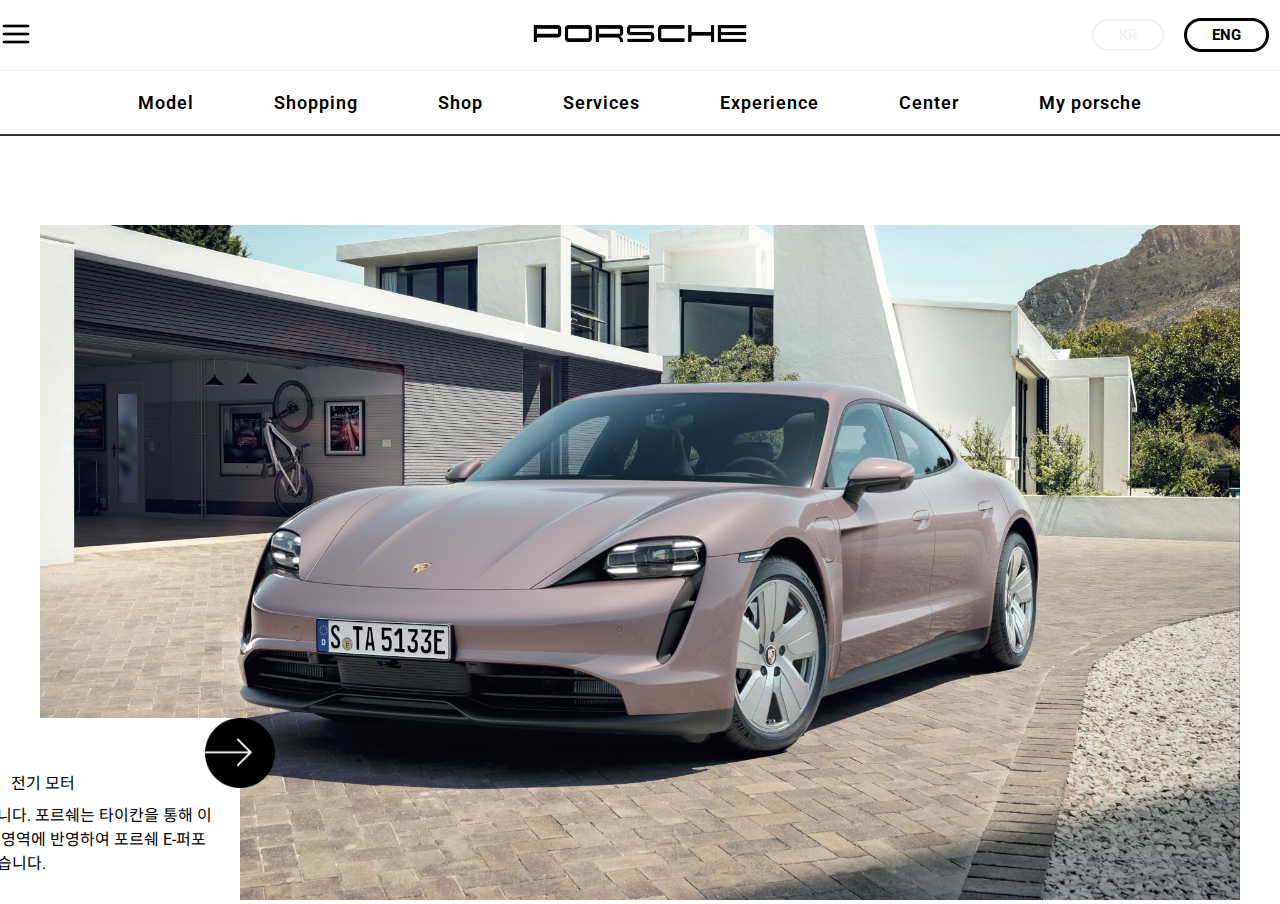
<file: index.html>
﻿<!DOCTYPE html>
<html lang="ko">
<head>
<title>Porsche 웹페이지 제작</title>
<meta charset="utf-8">

<link rel="stylesheet" href="https://fonts.googleapis.com/css2?family=Roboto:wght@100;300;400;500;700&display=swap">
<link rel="stylesheet" href="https://fonts.googleapis.com/css2?family=Noto+Sans+KR:wght@100;300;400;500;600&display=swap">
<link rel="stylesheet" href="https://unpkg.com/swiper/swiper-bundle.min.css">
<link rel="stylesheet" href="css/style.css">
<link rel="icon" type="image/png" href="./images/porfavicon.ico"/>
	<script src="https://ajax.googleapis.com/ajax/libs/jquery/1.11.1/jquery.min.js"></script>
	<script src="https://unpkg.com/swiper/swiper-bundle.min.js"></script>
	<script src="js/main.js"></script>

</head>

<body>
	<div class="wrapper">
		<div class="main">
		
		<header>
			<div class="top">
				<div id="tab">
					<a href=""><img src="./images/p_tab.png" alt="icon"></a>
				</div>

				
				<a href="" id="tab_menu" class="exit"><img src="./images/p_tab.png" alt="tab_menu"></a>
	

				<!-- <div class="utils">
					<ul>
					<li><a href=""><img src="images/icon_location.png" alt="icon"></a></li>
					<li><a href=""><img src="images/icon_search.png" alt="icon"></a></li>
				</ul>
				</div> -->

				
				<div class="logo">
					<h1><a href=""><img src="./images/p_logo.png" alt="logo"></a></h1>
				</div>

				<div id="mobile_logo">
					<h1><a href=""><img src="./images/p_logo.png" alt="logo"></a></h1>
				</div>

				<div id="mobile_sub_logo">
					<h1><a href=""><img src="./images/mobile_logo.png" alt="logo"></a></h1>
				</div>
	
				<div class="lang">
					<ul>
						<li><a href="">KR</a></li>
						<li class="active"><a href="">ENG</a></l>
					</ul>
				</div>

			</div>

				
					<div class="nav_inner">
						<nav id="gnb">
							
							<ul>
								<li>
									<a href="">Model</a>
									<ul>
										<li><a href="">718	</a></li>
										<li><a href="">911</a></li>
										<li><a href="">Taycan</a></li>
										<li><a href="">Panamera</a></li>
										<li><a href="">Macan</a></li>
							
									</ul>
								</li>
								<li>
									<a href="">Shopping</a>
									<ul>
										<li><a href="">포르쉐 만들기</a></li>
										<li><a href="">모델비교</a></li>
										<li><a href="">중고차찾기</a></li>
										<li><a href="">파이낸셜 서비스</a></li>
									</ul>
								</li>
								<li>
									<a href="">Shop</a>
									<ul>
										<li><a href="">팩토리 컬렉션</a></li>
										<li><a href="">메인터넌스</a></li>
										<li><a href="">라이프스타일 </a></li>
									</ul>
								</li>
								<li>
									<a href="">Services</a>
									<ul>
										<li><a href="">테큅먼트 </a></li>
										<li><a href="">포르쉐 클래식</a></li>
									</ul>
								</li>
								<li>
									<a href="">Experience
									</a>
									<ul>
										<li><a href="">포르쉐 클럽</a></li>
										<li><a href="">포르쉐 골프</a></li>
										<li><a href="">포르쉐 소셜</a></li>
										<li><a href="">포르쉐 매거진</a></li>
									</ul>
								</li>
								<li>
									<a href="">Center</a>
									<ul>
										<li><a href="">timeless</a></li>
										<li><a href="">Three</a></li>
									</ul>
								</li>
								<li>
									<a href="">My porsche</a>
									<ul>
										<li><a href="">프로필 설정</a></li>
										<li><a href="">저장된 검색</a></li>
										<li><a href="">저장된 검색</a></li>
									</ul>
								</li>
							</ul>
				</nav>
				</div>

				
				<div class="menu_bg"></div>

				<nav id="mobile">
					<ul>
						<li>
							<a href="">Model</a>
							<ul>
								<li><a href="">718	</a></li>
								<li><a href="">911</a></li>
								<li><a href="">Taycan</a></li>
								<li><a href="">Panamera</a></li>
								<li><a href="">Macan</a></li>
							</ul>
						</li>
						<li>
							<a href="">Shopping</a>
							<ul>
								<li><a href="">포르쉐 만들기</a></li>
								<li><a href="">모델비교</a></li>
								<li><a href="">중고차찾기</a></li>
								<li><a href="">파이낸셜 서비스</a></li>
							</ul>
						</li>
						<li>
							<a href="">Shop</a>
							<ul>
								<li><a href="">팩토리 컬렉션</a></li>
								<li><a href="">메인터넌스</a></li>
								<li><a href="">라이프스타일 </a></li>
							</ul>
						</li>
						<li>
							<a href="">Services</a>
							<ul>
								<li><a href="">테큅먼트 </a></li>
								<li><a href="">포르쉐 클래식</a></li>
							</ul>
						</li>
						<li>
							<a href="">Experience
							</a>
							<ul>
								<li><a href="">포르쉐 클럽</a></li>
								<li><a href="">포르쉐 골프</a></li>
								<li><a href="">포르쉐 소셜</a></li>
								<li><a href="">포르쉐 매거진</a></li>
							</ul>
						</li>
						<li>
							<a href="">Center</a>
							<ul>
								<li><a href="">timeless</a></li>
										<li><a href="">Three</a></li>
							</ul>
						</li>
						<li>
							<a href="">My porsche</a>
							<ul>
								<li><a href="">프로필 설정</a></li>
										<li><a href="">저장된 검색</a></li>
										<li><a href="">저장된 검색</a></li>
							</ul>
						</li>
					</ul>
				</nav>

				<div id="sitemap">
					<div class="top">
						<div class="top_inner">
							<ul>
				
								<li><a href="" id="exit"><img src="./images/btn-close-32.png" alt="exit"></a></li>
							</ul>
			

								
							</div>
							
							<div class="top_bottom">
								<ul>
									<li>
										<a href="">Model</a>
										<ul>
											<li><a href="">718	</a></li>
											<li><a href="">911</a></li>
											<li><a href="">Taycan</a></li>
											<li><a href="">Panamera</a></li>
											<li><a href="">Macan</a></li>
										</ul>
									</li>
									<li>
										<a href="">Shopping</a>
										<ul>
											<li><a href="">포르쉐 만들기</a></li>
											<li><a href="">모델비교</a></li>
											<li><a href="">중고차찾기</a></li>
											<li><a href="">파이낸셜 서비스</a></li>
										</ul>
									</li>
									<li>
										<a href="">Shop</a>
										<ul>
											<li><a href="">팩토리 컬렉션</a></li>
											<li><a href="">메인터넌스</a></li>
											<li><a href="">라이프스타일 </a></li>
										</ul>
									</li>
									<li>
										<a href="">Services</a>
										<ul>
											<li><a href="">테큅먼트 </a></li>
											<li><a href="">포르쉐 클래식</a></li>
										</ul>
									</li>
									<li>
										<a href="">Experience
										</a>
										<ul>
											<li><a href="">포르쉐 클럽</a></li>
											<li><a href="">포르쉐 골프</a></li>
											<li><a href="">포르쉐 소셜</a></li>
											<li><a href="">포르쉐 매거진</a></li>
										</ul>
									</li>
									<li>
										<a href="">Center</a>
										<ul>
											<li><a href="">timeless</a></li>
													<li><a href="">Three</a></li>
										</ul>
									</li>
									<li>
										<a href="">My porsche</a>
										<ul>
											<li><a href="">프로필 설정</a></li>
													<li><a href="">저장된 검색</a></li>
													<li><a href="">저장된 검색</a></li>
										</ul>
									</li>
								</ul>

								<div class="tab_logo">
								<a href=""><img src="./images/rchb4n_g6oc-gyl6ck_logo.png" alt=""></a>
							</div>
							</div>
						</div>
					</div>

			</header>
<!-- 
			<div id="tablet_main">
				<div class="tablet_inner">

					<div class="tablet_slider">
					<a href=""><img src="images/tablet_main.avif" alt=""></a>

					<div id="tablet_textbox">
	
						<div class="tablet_textbox_inner">
						<strong>911 Tubo s</strong>
						
						<p>392/6,500 ps/rpm <br>
							45.9/1,950-5,000 kg.m/rpms<br>
							맥퍼슨 스트럿 멀티링크 <br>
							245/35ZR</p>

						
						
						</div>
					</div>
				</div>

		
				</div>
			</div>
		 -->



			<!-- <div id="mobile_main">
				<div class="mobile_inner">
				<a href=""><img src="images/mobile_main_main" alt=""></a>
				<div id="mobile_textbox">
	
					<div class="textbox_inner">
					<strong>Taycan</strong>
					
					<p>Purist, expressive, timeless. <br>
						Three attributes that describe every Porsche</p>
					
					</div>
				</div>
			</div>

			<div class="mobile_inner">
				<a href=""><img src="images/mobile_main_main main.avif" alt=""></a>
				<div id="mobile_textbox">
	
					<div class="textbox_inner">
					<strong>Cayenne E-Hybrid</strong>
					
					<p>Purist, expressive, timeless. <br>
						Three attributes that describe every Porsche</p>
					
					</div>
				</div>
			</div>

			</div> -->

						 <!-- Swiper -->
 
						 <div class="container">
		<div id="main_slider">
  <div class="swiper-container mainSwiper">
    <div class="swiper-wrapper">
      <div class="swiper-slide">
		<a href="">
		<img src="./images/slider1.jpg" alt="">
		<img src="./images/mobile_slider3" alt="" class="mobile_slider">
		</a>
	</div>
      <div class="swiper-slide">
		<a href="">
		<img src="./images/slider2.webp" alt="">
		<img src="./images/mobile_slider2" alt="" class="mobile_slider">
	</a>
	</div>
      <div class="swiper-slide">
		<a href="">
		<img src="./images/slider3.webp" alt="">
		<img src="./images/mobile_slider4" alt="" class="mobile_slider">
	</a>
	</div>
      <div class="swiper-slide">
		<a href="">
		<img src="./images/slider4.jpg" alt="">
		<img src="	./images/mobile_slider1.png" alt="" class="mobile_slider">

	</a>
	</div>
      <!-- <div class="swiper-slide"><img src="images/main.jpg" alt=""></div>
      <div class="swiper-slide"><img src="images/main.jpg" alt=""></div>
      <div class="swiper-slide"><img src="images/main.jpg" alt=""></div>
      <div class="swiper-slide"><img src="images/main.jpg" alt=""></div> -->
    </div>
</div>
		<div class="swiper-button-next"></div>
		<div class="swiper-button-prev"></div>
        <div class="swiper-pagination"></div>
		
<div class="textbox">
	
	<div class="textbox_inner">
	<!-- <strong>Consult</strong>
	
	<p>Purist, expressive, timeless. <br>
		Three attributes that describe every Porsche</p> -->
	
	</div>
	

	<div class="ar"><a href=""><img src="./images/icon_more.png" alt=""></a></div>

</div>
</div>
</div>
		
<div class="dim"></div>

</div>
</div>
</body>
</html>
</file>
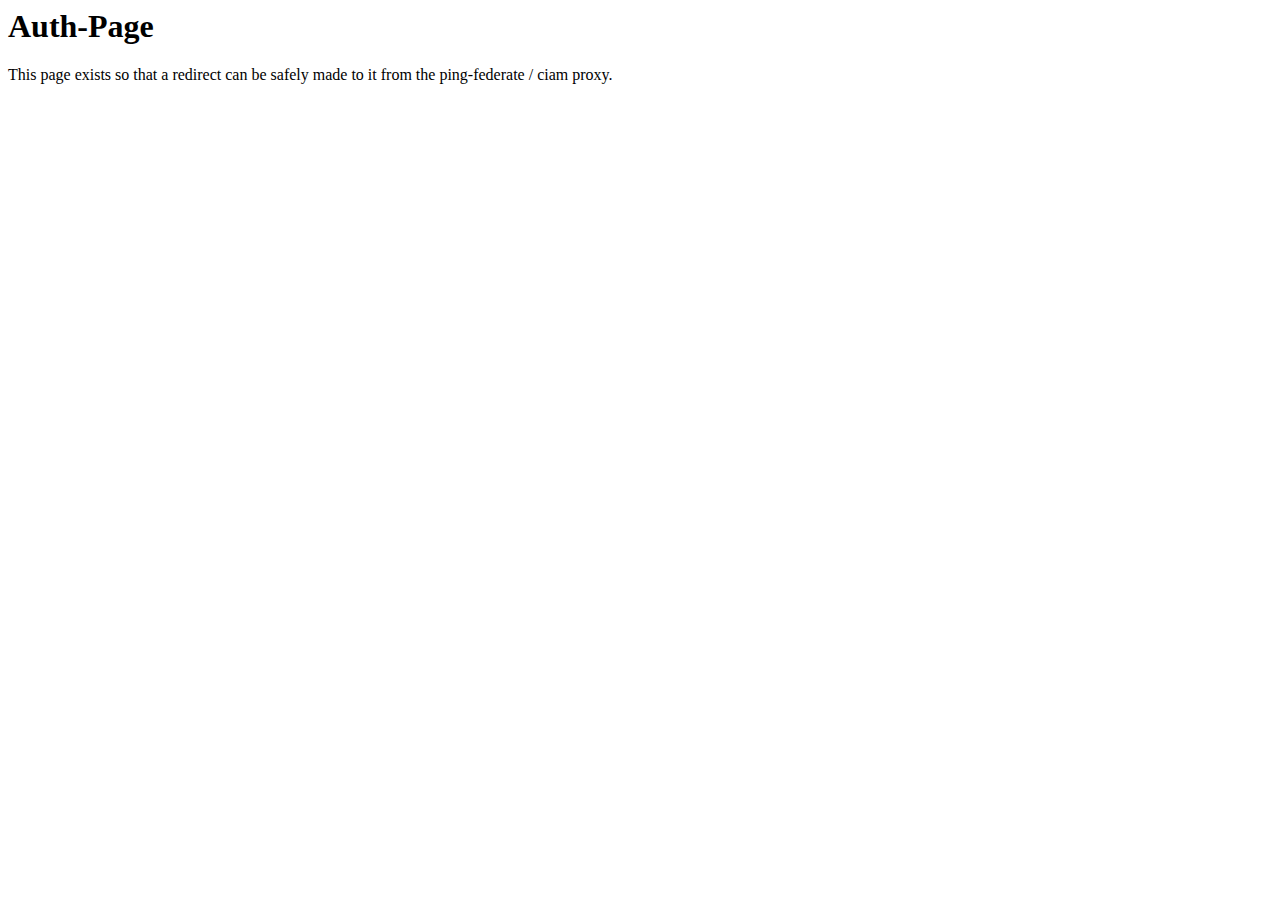
<file: images/images/main_slider1_files/authIframe.html>
<!-- saved from url=(0337)https://nav.porsche.com/00BC524/auth/authIframe.html?domain=https%3A%2F%2Fidentity.porsche.com&clientId=fFp1mRfLwaUkbrAFv7QYeubkPofNYvWY&redirect_uri=https%3A%2F%2Fnav.porsche.com%2F00BC524%2Fauth%2FauthIframe.html&audience=https%3A%2F%2Fapi.porsche.com&scope=openid%20pid%3Auser_profile.name%3Aread%20pid%3Auser_profile.porscheid%3Aread -->
<html><head><meta http-equiv="Content-Type" content="text/html; charset=windows-1252">
  <title>Auth-Page</title>
  <script src="./auth0-spa-js.production.js.&#45796;&#50868;&#47196;&#46300;"></script>
  <script type="application/javascript">
    var params = window.location.search
      .substring(1)
      .split('&')
      .map(function (item) {
        return item.split('=');
      })
      .reduce(function (result, item) {
        result[item[0]] = decodeURIComponent(item[1]);
        return result;
      }, {});

    const { clientId, client_id, domain, ...authorizationParams } = params;

    try {
      var auth0Client = new auth0.Auth0Client({ clientId: clientId || client_id, domain, authorizationParams });

      auth0Client
        .getTokenSilently()
        .then(function (token) {
          window.parent.postMessage({ token, error: null }, '*');
        })
        .catch(function (err) {
          window.parent.postMessage({ token: null, error: JSON.stringify(err) }, '*');
        });
    } catch (err) {
      window.parent.postMessage({ token: null, error: JSON.stringify(err) }, '*');
    }
  </script>
</head>

<body>
<h1>Auth-Page</h1>
<p>This page exists so that a redirect can be safely made to it from the ping-federate / ciam proxy.</p>


</body></html>
</file>
<file: css/style.css>
@charset "utf-8";

/* Reset CSS */
body, ul, ol, h1, h2, h3, h4, h5, h6, p {
	margin: 0px;
	padding: 0px;
}
ul, ol {
	list-style: none;
}
a {
	text-decoration: none;
	color: #000;
}
img {
	width: 100%;
}

body {
	font-family: "Roboto", "Noto Sans KR", sans-serif;
	background-color:  #fff;
}

body.fixed{
	overflow-y: hidden;
}
/* .main{
	height: 100vh;
} */


#mobile > ul::-webkit-scrollbar {
   width: 8px;
}
#mobile > ul::-webkit-scrollbar-track {
   border-radius: 10px;
}
#mobile > ul::-webkit-scrollbar-thumb {
   border-radius: 10px;
   background-color: #003a5a;
   box-shadow: inset 0 0 6px rgba(255,255,255,.6);
}


header .top{
	position: relative;
	display: flex;
	justify-content: space-between;
	align-items: center;
	margin: 0 auto;
	max-width: 1300px;
	height: 70px;
	border-bottom: 1px solid #f1f1f1;
}

/* header .top .utils ul{
	display: flex;
	gap: 20px;
	margin-left: 40px;
} */

header .top .logo{
	position: absolute;
	left: 50%;
	transform: translate(-50%);
	width: 220px;
}



header .top .lang ul{
	display: flex;
	gap: 20px;
	position: absolute;
	right: 0;
	top: 35%;
	margin-right: 0.675em;
}


 header .top .lang ul li.active a {
	border: 3px solid #000;
	color: #000;
	border-radius: 25px;
	font-weight: 700;
 }
 header .top .lang ul li a {
	font-size: 15px;
	color: #f1f1f1;
	border:2px solid #f1f1f1;
	   border-radius: 25px;
	padding: 5px 25px;
 }
#tab{
	position: absolute;
	left: 0;
	display: none;
	width: 32px;
	height: 26px;
	top: 25%;
}


#tab_menu{
	position: absolute;
	left: 0;
	width: 32px;
	height: 26px;
	top: 25%;
}





/* tab  */

#sitemap{
	position: absolute;
	width: 100%;
	left: 0;
	top: 0;
	z-index: 1020;					
	height: 500px;
	background-color: #fff;
	display: none;
}
/* 
#sitemap .top{
	max-width: 1600px;
	margin: 0 auto;
} */

#sitemap .top_inner{
	position: relative;
	height: 90px;
	width: 1300px;
}

#sitemap .top_inner > ul {
	display: flex;
}


#exit {
 position: absolute;
 left: 0;
 top: 50%;
 transform: translateY(-50%);
 width: 32px;
 height: 32px;

}

#sitemap.on{
	display: block;
}

#sitemap .top_bottom {
	display: flex;
	justify-content: space-between;
	align-items: center;
	white-space: nowrap;
	position: absolute;
	top: 72px;
	left: 50px;

}

#sitemap .top_bottom .tab_logo{
	position: absolute;
    right: -33%;
    top: 10%;
    width: 200px;
}

#mobile_logo{
	position: absolute;
	left: 50%;
	transform: translateX(-50%);
	width: 13em;
	display: none;
}

#mobile_sub_logo{
	position: absolute;
	top: 15px;
	right: 0;
	transform: translateX(-50%);
	width: 35px;
	display: none;
}

#mobile_main{
	display: none;
	overflow-x: hidden;
}

#mobile_main .mobile_inner{
	padding: 10px;
	position: relative;
}

#mobile_main .mobile_inner img{
	min-width: 750px;
}

#mobile_textbox{
	position: absolute;
    bottom: 5em;
    left: 3.625em;
}

#mobile_textbox strong{
	font-size: 55px;
	font-weight: 600;
	color: #fff;
}

#mobile_textbox p{
	padding-top: 20px;
	font-size: 18px;
	font-weight: 400;
	color: #ccc;
}

#mobile_textbox_inner{
	padding: 20px 20px 20px 20px;
}
#sitemap .top_bottom > ul{
	display: flex;
	justify-content: flex-start;
	gap: 70px;
	margin-left: 10px;
}



#sitemap .top_bottom > ul > li > a {
	display: block;
	line-height: 70px;
	white-space: nowrap;
	font-size: 1.1em;
	font-weight: 700;
	color: #000;
 }

 #sitemap .top_bottom li ul li a {
	display: block;
	text-align: left;
	line-height: 30px;
	font-size: 0.875em;
	color: #666;
 }


#sitemap .top_bottom .imgdesc{
	display: flex;
	gap: 20px;
	text-align: center;
	margin-top: 50px;
}

#sitemap .top_bottom .imgdesc a img{
	max-width: 250px;
	max-height: 200px;
}

#sitemap .top_bottom .imgdesc a p{
	font-size: 1em;
	font-weight: 600;
	padding-top: 10px;
} 

#sitemap .top_bottom .imgdesc a p:hover,
#sitemap .top_bottom .imgdesc a p:focus{
	text-decoration: underline;
} 

#sitemap .top_bottom li ul li a:hover,
#sitemap .top_bottom li ul li a:focus,
#sitemap .top_bottom > ul > li > a:hover,
#sitemap .top_bottom > ul > li > a:focus {
	text-decoration: underline;
} 



header .menu_bg {
	position: absolute;
	left: 0;
	top: 134px;
	width: 100%;
	height: 0;
	background-color: #333;
	border-bottom: 2px solid #333;
	color: #eaeaea;
	
}
header .menu_bg.active {
	height: 64px;
	transition: height 0.3s;
}

#gnb{
	position: absolute;
	left: 50%;
	z-index: 1000;
	height: 64px;
	transform: translateX(-50%);
}

#gnb > ul {
	display: flex;
	justify-content: center;
	position: relative;
}

#gnb > ul > li > a {
	display: block;
	position: relative;
	padding: 0 40px;
	line-height: 64px;
	white-space: nowrap;
	font-size: 1.1em;
	font-weight: 600;
	letter-spacing: 1px;
}

#gnb.active > ul > li > a {
	color: #999;
}
#gnb > ul > li:hover > a,
#gnb > ul > li.active > a {
	color: #333;
}
#gnb > ul > li > a::after,
#gnb > ul > li.active > a {
	color: #333;
}

#gnb > ul > li > a::after{
	content: "";
	position: absolute;
	left: 0;
	bottom: -1px;
	width: 100%;
	height: 3px;
	background-color: #fff;
	transform: scaleX(0);
	transition: transform 0.5s;
}

#gnb > ul > li:hover > a::after,
#gnb > ul > li.active > a::after{
   transform: scaleX(100%);
}

#gnb li ul {
	display: flex;
	position: absolute;
	height: 0;
	overflow: hidden;
	/* width: 100%; */
}
#gnb li ul.active {
	height: 64px;
	transition: height 0.3s;
}
#gnb li ul li a {
	display: block;
	padding: 0 10px;
	line-height: 64px;
	white-space: nowrap;
	font-size: 1em;
	font-weight: 600;
	color: #999;
	letter-spacing: 1px;
}
#gnb li ul li a:hover,
#gnb li ul li a:focus {
	color: #fff;
}
#gnb li ul li:last-child a {
	border-bottom: none;
}


.container{
	overflow: hidden;
	background-color: #fff;
}


#main_slider {
	position: relative;
	width: 1200px;
	margin: 0 auto;
	margin-top: 154px;
	overflow: visible;
}

#main_slider .swiper-container {
  width: 100%;
  height: 100%;
  overflow-x: hidden;
}

#main_slider .swiper-container .swiper-wrapper .swiper-slide img.mobile_slider{
	display: none;
}

#main_slider .swiper-container .swiper-wrapper .swiper-slide img {
	width: 100%;
	height: 100%;
	object-fit: cover;
  }

#main_slider .textbox{
    position: absolute;
    left: -20%;
	bottom: -5%;
    background-color: #fff;
    width: 440px;
    height: 220px;
    z-index: 10000;
}

#main_slider .textbox br{
	display: none;
}

#main_slider .textbox p.title{
	font-size: 55px;
	font-weight: 600;
}
#main_slider .textbox span.product{
	font-size: 16px;
	font-weight: 400;
}
#main_slider .p.subtitle{
	padding-top: 20px;
	font-size: 18px;
	font-weight: 400;
}

#main_slider .textbox_inner{
	padding: 20px 20px 20px 20px;
}

#main_slider .textbox .ar a img{
	position: absolute;
    right: -8%;
    top: 0%;
	width: 70px;
	height: 70px;
}


#main_slider .swiper-button-prev {
    position: absolute;
    left: -160px;
    top: 40%;
	color: #333;
}

#main_slider .swiper-button-next {
    position: absolute;
    right: -157px;
    top: 40%;
	color: #333;
}

#main_slider .swiper-pagination {
	position: absolute;
    top: 38%;
    left: 105%;
    width: 0;
    transition: .3s opacity;
    transform: translate3d(0,0,0);
    z-index: 1000;
    white-space: nowrap;
	font-weight: 600;
}

#mobile {
	display: none;
	position: fixed;
	left: 0.625em;
	top: 0;
	z-index: 9999999;
	padding: 0 1.25em 1.875em 1.25em;
	width: 52%;
	/* min-width: 230px; */
	height: 100vh;
	background-color: #fff;
}

#mobile.active {
	display: block;
}

#mobile > ul {
	margin-top: 15vh;
	height: 70vh;
	overflow-y: auto;
}
#mobile > ul > li {
	border-top: 1px solid #333;
}
#mobile > ul > li:first-child {
	border-top: none;
}
#mobile > ul > li > a {
	display: block;
	padding: 1.125em 0 1.125em 0.625em;
	text-indent: 0.625em;
}
#mobile > ul > li.active > a {
	background-color: #333;
	color: #fff;
}
#mobile ul ul {
	display: none;
	padding: 0.375em 0;
	background-color: #f4f4f4;
}
#mobile ul ul a {
	display: block;
	line-height: 2;
	text-indent: 1.25em;
}

.dim {
	display: none;
	position: fixed;
	left: 0;
	right: 0;
	top: 0;
	bottom: 0;
	background-color: rgba(0,0,0,.6);
	z-index: 99999;
}
.dim.active {
	display: block;
}

/* #tablet_main{
	display: none;
}

#tablet_main .tablet_inner{
	padding: 150px 50px 50px;
}


 #tablet_main .tablet_inner .tablet_slider{
	position: relative;
	overflow-x: hidden;
 }

 
 #tablet_textbox{
	position: absolute;
	bottom: 7%;
	left: 20px;

 }

 #tablet_textbox .tablet_textbox_inner strong{
	font-size: 55px;
	font-weight: 600;
	color: #fff;
}

#tablet_textbox .tablet_textbox_inner p{
	padding-top: 20px;
	font-size: 18px;
	font-weight: 400;
	color: #ccc;
}

#tablet_textbox .tablet_textbox_inner{
	padding: 20px 20px 20px 20px;
}

 #tablet_main .tablet_inner .tablet_slider a img{
	min-width: 1080px;
 } */





@media only screen and (max-width: 1080px){
	/* #tablet_main{
		display: block;
	} */
	/* header .logo{
		display: none;
	} */
	/* header .lang{
		display: none;
	} */
	#gnb ul li:nth-child(5){
		display: none;	
	}
	#gnb ul li:nth-child(6){
		display: none;	
	}
	#gnb ul li:last-child{
		display: none;
	}
	/* header .menu_bg{
		display: none;
	} */
	/* header .top{
		border-bottom: none;
	} */
	#tab{
		display: block;
		left: 0.625em;
	}
	/* #main_slider{
		display: none;
	} */
	#tab_menu{
		display: none;
		left: 0.625em;
	}

	/* #mobile_logo{
		display: block;
	} */

	/* #mobile_sub_logo{
		display: block;
	} */
	/* #mobile_main{
		display: block;
	} */
}

@media only screen and (max-width: 800px){
	
#main_slider {
    position: relative;
    width: auto;
    /* margin: 0 auto; */
    margin-top: 0;
    height: 100vh;
	padding: 20px;
}
#main_slider .textbox {
    position: absolute;
    left: 20px;
    /* bottom: 700px; */
    top: 20px;
    background: #fff;
    color: #111;
    width: 440px;
    height: 220px;
    z-index: 10000;
}
#main_slider .textbox br{
	display: block;
}
	#main_slider .swiper-container .swiper-wrapper .swiper-slide img{
		display: none;
	}
	#main_slider .swiper-container .swiper-wrapper .swiper-slide img.mobile_slider{
		display: block;
	}
	header .utils{
		display: none;
	}
	header .logo{
		display: none;
	}
	header .lang{
		display: none;
	}
	header .nav_inner{
		display: none;
	}
	header .menu_bg{
		display: none;
	}
	header .top{
		border-bottom: none;
	}
	#tab{
		display: block;
		left: 0.625em;
	}
	/* #main_slider{
		display: none;
	} */
	#tab_menu{
		display: none;
		left: 0.625em;
	}

	#mobile_logo{
		display: block;
	}

	#mobile_sub_logo{
		display: block;
	}
	#mobile_main{
		display: block;
	}
	#main_slider .textbox .ar a img {
		position: absolute;
		left: 20px;
		top: 180px;
		width: 70px;
		height: 70px;


}
#main_slider .textbox .ar a img {
	top: 190px;
}
}

@media only screen and (max-width: 400px){
	#main_slider .textbox span.product{
		display: none;
	}

}
</file>
